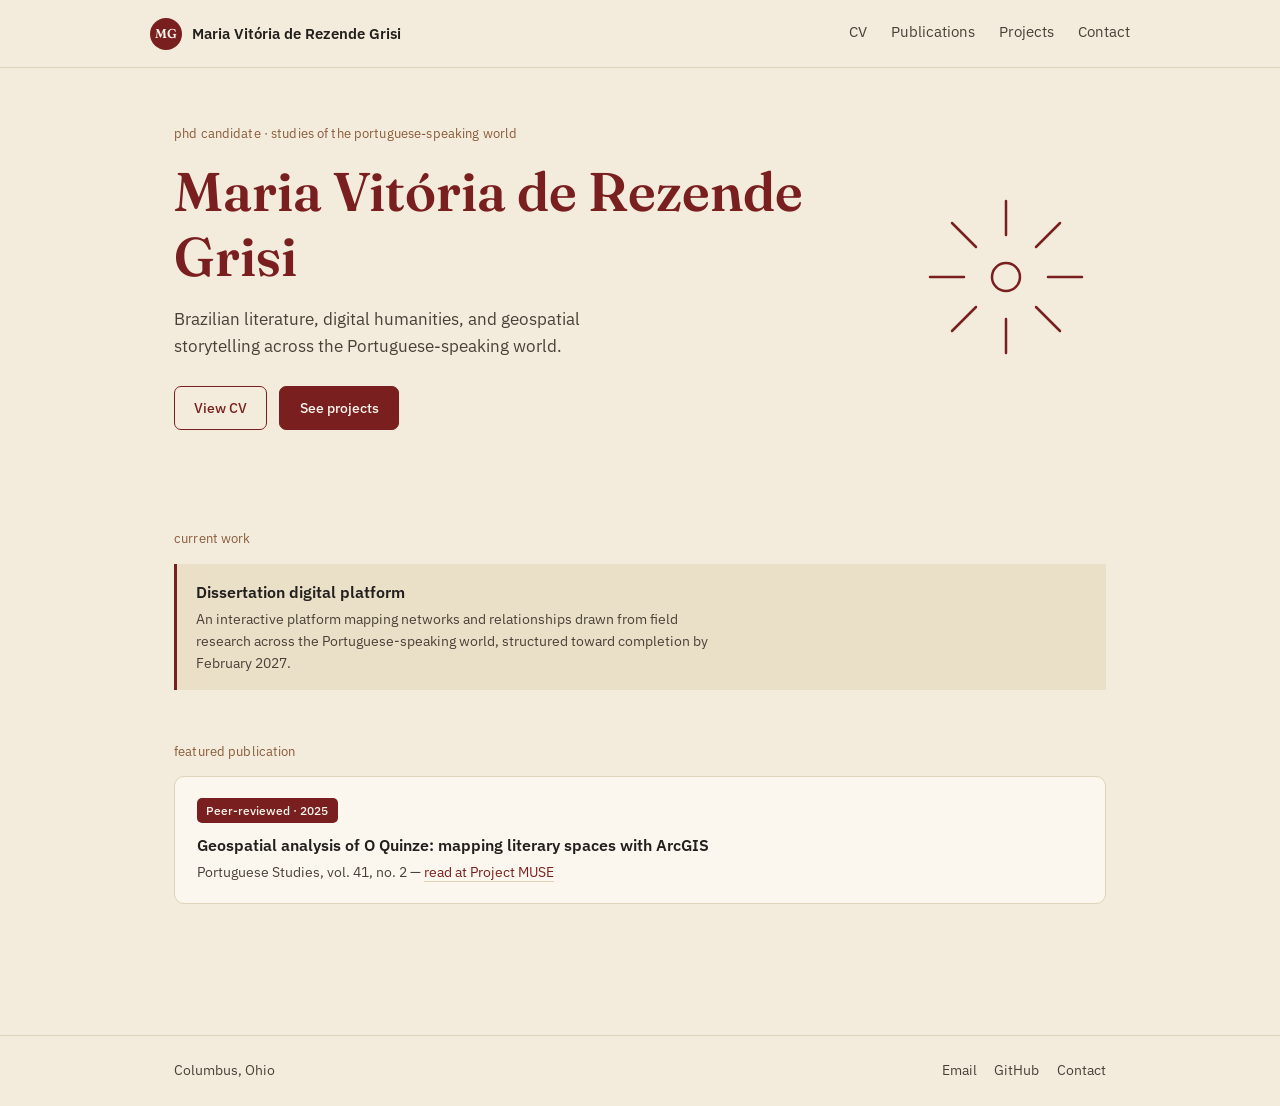
<file: index.html>
<!DOCTYPE html>
<html lang="en">
<head>
<meta charset="UTF-8">
<meta name="viewport" content="width=device-width, initial-scale=1.0">
<title>Maria Vitória de Rezende Grisi</title>
<meta name="description" content="Maria Vitória Grisi — PhD candidate in Studies of the Portuguese-Speaking World at The Ohio State University. Research on Brazilian literature, digital humanities, and geospatial mapping.">
<link rel="preconnect" href="https://fonts.googleapis.com">
<link rel="preconnect" href="https://fonts.gstatic.com" crossorigin>
<link href="https://fonts.googleapis.com/css2?family=Fraunces:opsz,wght@9..144,400;9..144,600;9..144,700&family=IBM+Plex+Sans:wght@400;500;600&display=swap" rel="stylesheet">
<link rel="stylesheet" href="style.css">
</head>
<body>

<header class="site-header">
  <div class="wrap-wide nav">
    <a class="brand" href="index.html">
      <span class="brand-mark">MG</span>
      Maria Vitória de Rezende Grisi
    </a>
    <input type="checkbox" id="nav-toggle" class="nav-toggle">
    <label for="nav-toggle" class="nav-burger"><span class="nav-burger-icon"></span></label>
    <nav class="nav-links">
      <a href="cv.html">CV</a>
      <a href="publications.html">Publications</a>
      <a href="projects.html">Projects</a>
      <a href="contact.html">Contact</a>
    </nav>
  </div>
</header>

<main>
  <div class="wrap-wide">
    <section class="hero">
      <div class="hero-text">
        <p class="eyebrow">phd candidate · studies of the portuguese-speaking world</p>
        <h1 class="hero-name">Maria Vitória de Rezende Grisi</h1>
        <p class="hero-tagline">Brazilian literature, digital humanities, and geospatial storytelling across the Portuguese-speaking world.</p>
        <div class="hero-actions">
          <a class="btn btn-outline" href="assets/Grisi-CV.pdf">View CV</a>
          <a class="btn btn-solid" href="projects.html">See projects</a>
        </div>
      </div>
      <svg class="hero-mark" viewBox="0 0 200 200" role="img" aria-label="A radiating sunburst motif">
        <circle cx="100" cy="100" r="14" fill="none" stroke="#7A1F1F" stroke-width="2.5"/>
        <g stroke="#7A1F1F" stroke-width="2.5" stroke-linecap="round">
          <line x1="100" y1="24" x2="100" y2="58"/>
          <line x1="100" y1="142" x2="100" y2="176"/>
          <line x1="24" y1="100" x2="58" y2="100"/>
          <line x1="142" y1="100" x2="176" y2="100"/>
          <line x1="46" y1="46" x2="70" y2="70"/>
          <line x1="130" y1="130" x2="154" y2="154"/>
          <line x1="154" y1="46" x2="130" y2="70"/>
          <line x1="70" y1="130" x2="46" y2="154"/>
        </g>
      </svg>
    </section>

    <section class="section">
      <p class="eyebrow">current work</p>
      <div class="card-strip">
        <p class="card-title">Dissertation digital platform</p>
        <p class="card-meta">An interactive platform mapping networks and relationships drawn from field research across the Portuguese-speaking world, structured toward completion by February 2027.</p>
      </div>
    </section>

    <section class="section">
      <p class="eyebrow">featured publication</p>
      <div class="card">
        <span class="tag">Peer-reviewed · 2025</span>
        <p class="card-title">Geospatial analysis of O Quinze: mapping literary spaces with ArcGIS</p>
        <p class="card-meta">Portuguese Studies, vol. 41, no. 2 — <a class="text-link" href="https://muse.jhu.edu/journal/821" target="_blank" rel="noopener">read at Project MUSE</a></p>
      </div>
    </section>
  </div>
</main>

<footer class="site-footer">
  <div class="wrap-wide footer-row">
    <span>Columbus, Ohio</span>
    <div class="footer-links">
      <a href="mailto:derezendegrisi.1@osu.edu">Email</a>
      <a href="https://github.com/mavigrisi" target="_blank" rel="noopener">GitHub</a>
      <a href="contact.html">Contact</a>
    </div>
  </div>
</footer>

</body>
</html>
</file>
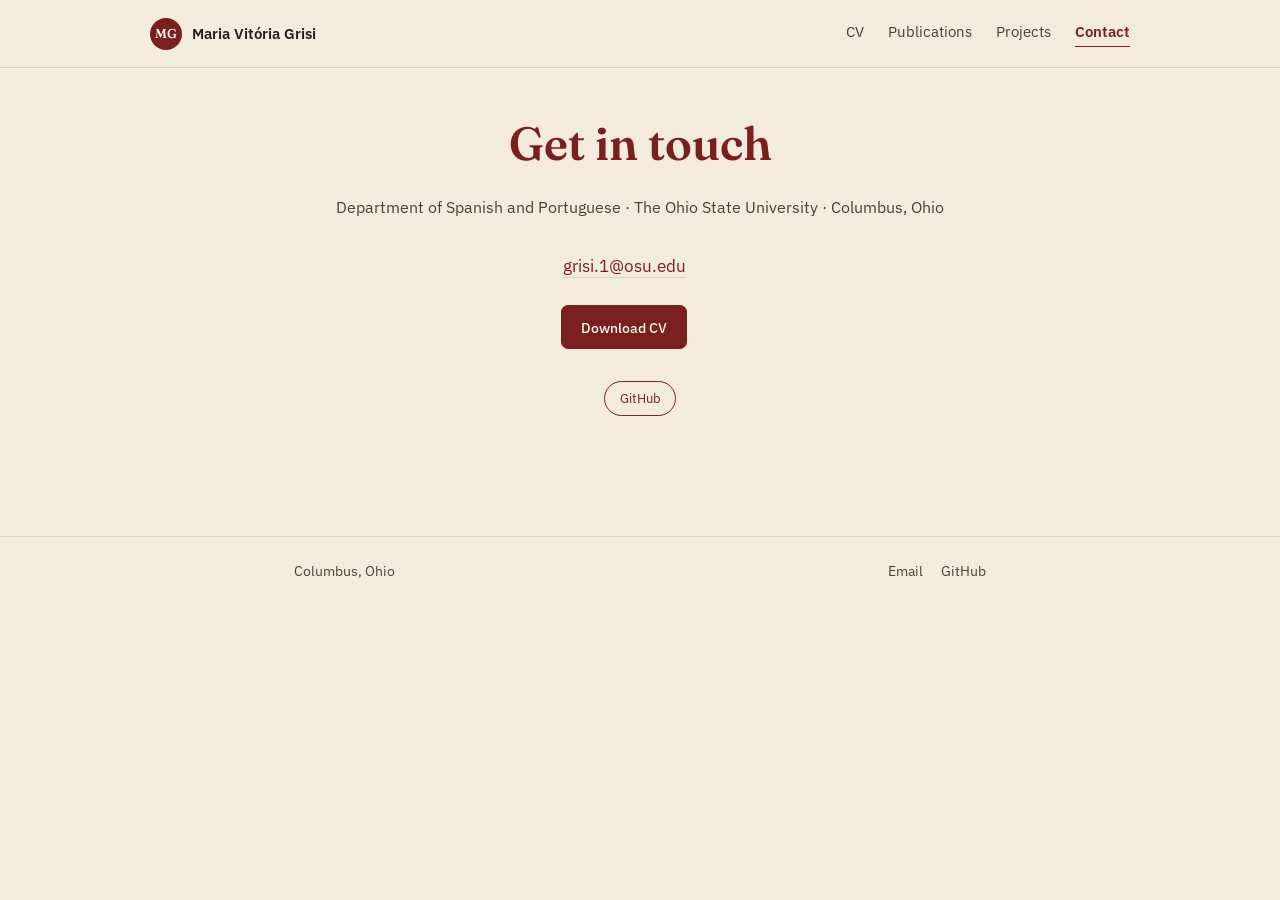
<file: contact.html>
<!DOCTYPE html>
<html lang="en">
<head>
<meta charset="UTF-8">
<meta name="viewport" content="width=device-width, initial-scale=1.0">
<title>Contact — Maria Vitória de Rezende Grisi</title>
<meta name="description" content="Contact Maria Vitória de Rezende Grisi, PhD candidate at The Ohio State University.">
<link rel="preconnect" href="https://fonts.googleapis.com">
<link rel="preconnect" href="https://fonts.gstatic.com" crossorigin>
<link href="https://fonts.googleapis.com/css2?family=Fraunces:opsz,wght@9..144,400;9..144,600;9..144,700&family=IBM+Plex+Sans:wght@400;500;600&display=swap" rel="stylesheet">
<link rel="stylesheet" href="style.css">
</head>
<body>

<header class="site-header">
  <div class="wrap-wide nav">
    <a class="brand" href="index.html">
      <span class="brand-mark">MG</span>
      Maria Vitória Grisi
    </a>
    <input type="checkbox" id="nav-toggle" class="nav-toggle">
    <label for="nav-toggle" class="nav-burger"><span class="nav-burger-icon"></span></label>
    <nav class="nav-links">
      <a href="cv.html">CV</a>
      <a href="publications.html">Publications</a>
      <a href="projects.html">Projects</a>
      <a href="contact.html" aria-current="page">Contact</a>
    </nav>
  </div>
</header>

<main>
  <div class="wrap" style="text-align: center;">
    <div style="padding: 3rem 0 2.5rem;">
      <h1>Get in touch</h1>
      <p style="margin: 0 auto 2rem; color: var(--ink-soft);">Department of Spanish and Portuguese · The Ohio State University · Columbus, Ohio</p>

      <p style="font-size: 1.05rem; margin-bottom: 1.6rem;">
        <a class="text-link" href="mailto:derezendegrisi.1@osu.edu">grisi.1@osu.edu</a>
      </p>

      <p style="margin-bottom: 2rem;">
        <a class="btn btn-solid" href="assets/Grisi-CV.pdf">Download CV</a>
      </p>

      <div class="pill-row" style="justify-content: center;">
        <a class="pill" href="https://github.com/mavigrisi" target="_blank" rel="noopener">GitHub</a>
      </div>
    </div>
  </div>
</main>

<footer class="site-footer">
  <div class="wrap footer-row">
    <span>Columbus, Ohio</span>
    <div class="footer-links">
      <a href="mailto:derezendegrisi.1@osu.edu">Email</a>
      <a href="https://github.com/mavigrisi" target="_blank" rel="noopener">GitHub</a>
    </div>
  </div>
</footer>

</body>
</html>
</file>
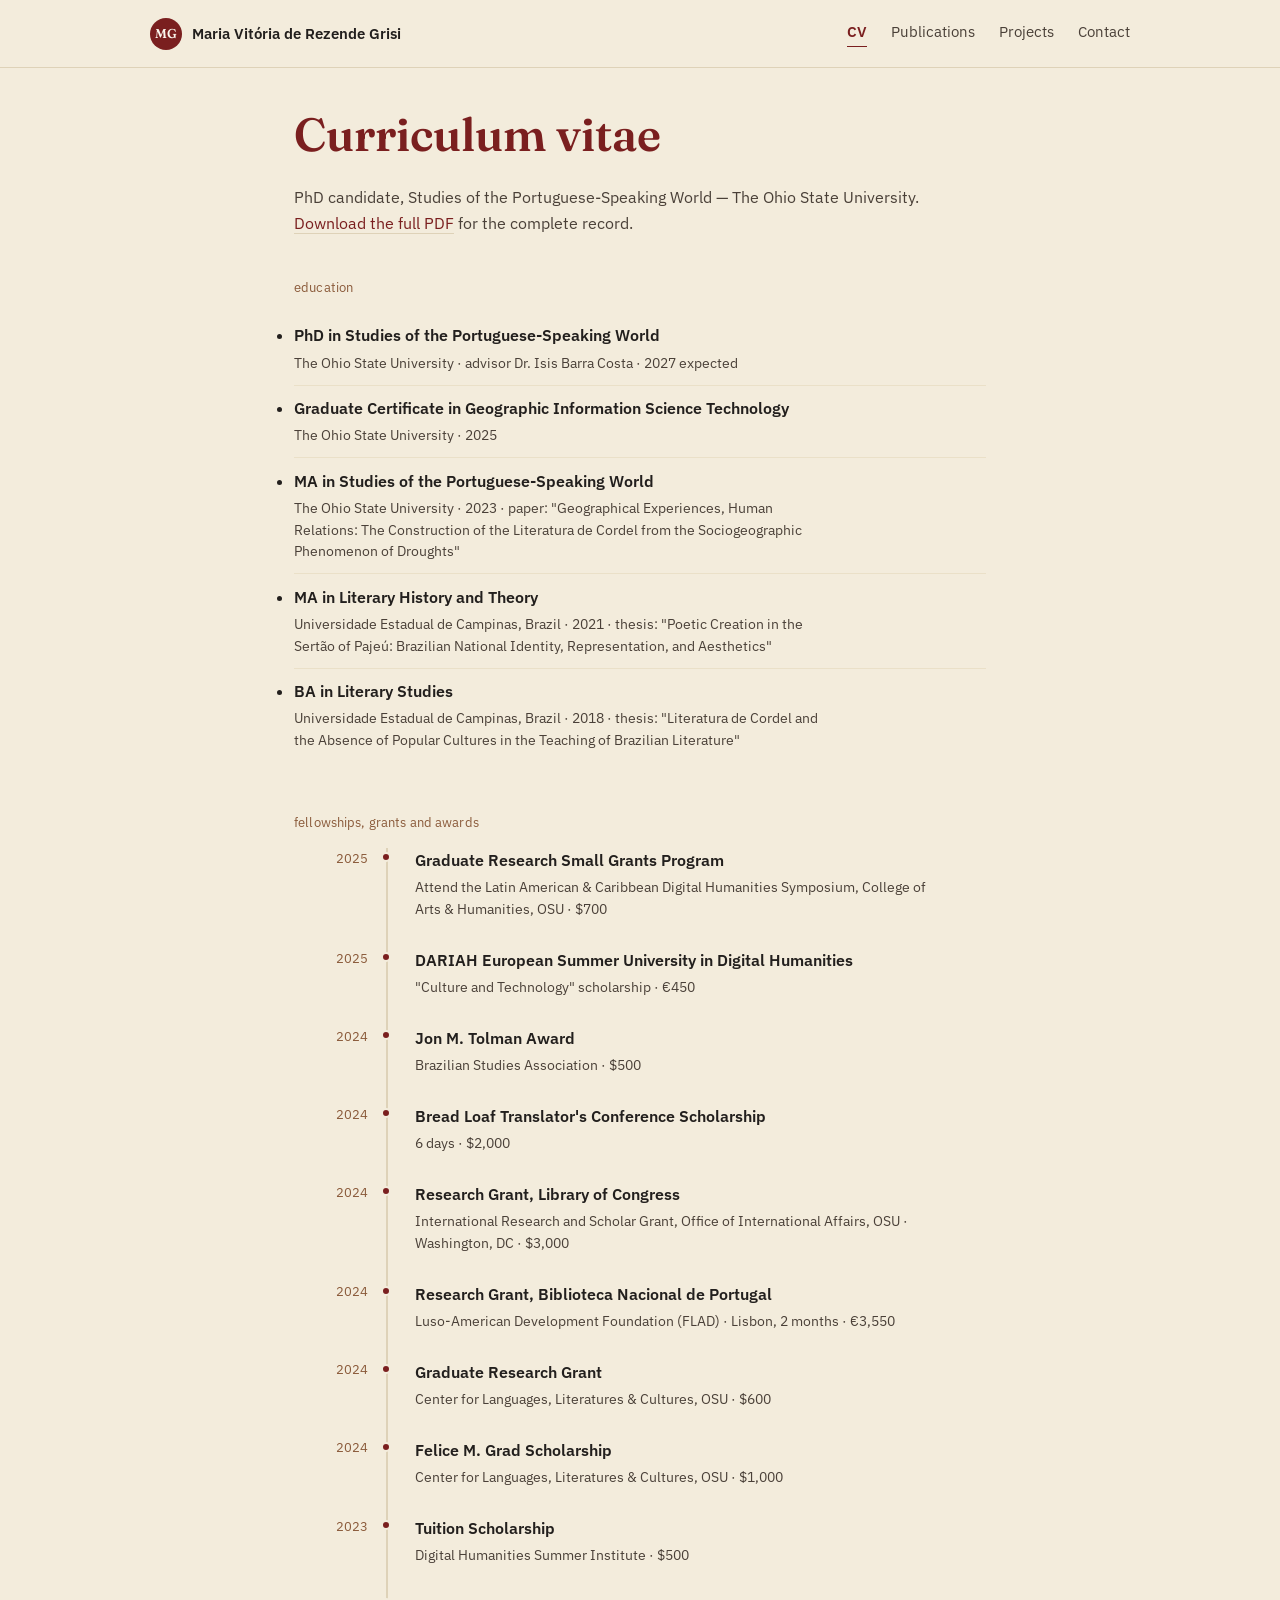
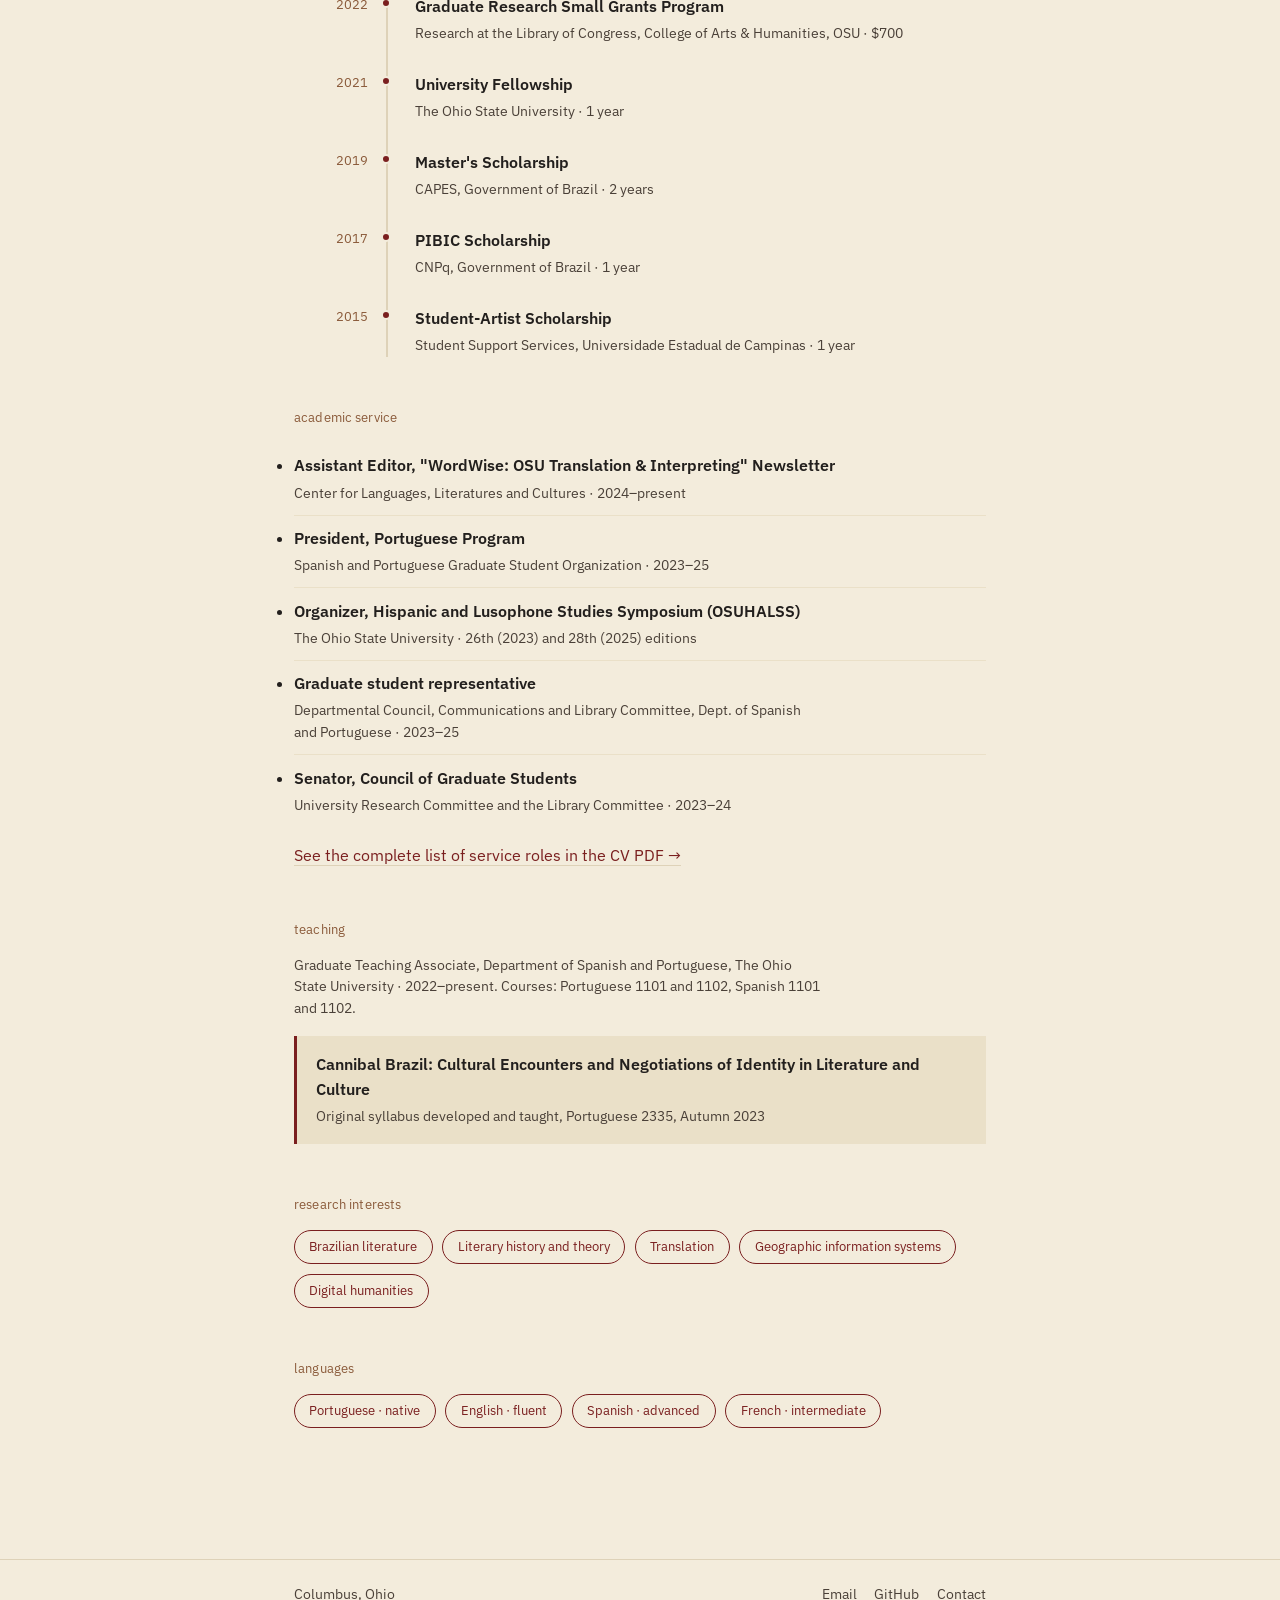
<file: cv.html>
<!DOCTYPE html>
<html lang="en">
<head>
<meta charset="UTF-8">
<meta name="viewport" content="width=device-width, initial-scale=1.0">
<title>CV — Maria Vitória de Rezende Grisi</title>
<meta name="description" content="CV of Maria Vitória de Rezende Grisi: education, fellowships and awards, academic service, teaching, and languages.">
<link rel="preconnect" href="https://fonts.googleapis.com">
<link rel="preconnect" href="https://fonts.gstatic.com" crossorigin>
<link href="https://fonts.googleapis.com/css2?family=Fraunces:opsz,wght@9..144,400;9..144,600;9..144,700&family=IBM+Plex+Sans:wght@400;500;600&display=swap" rel="stylesheet">
<link rel="stylesheet" href="style.css">
</head>
<body>

<header class="site-header">
  <div class="wrap-wide nav">
    <a class="brand" href="index.html">
      <span class="brand-mark">MG</span>
      Maria Vitória de Rezende Grisi
    </a>
    <input type="checkbox" id="nav-toggle" class="nav-toggle">
    <label for="nav-toggle" class="nav-burger"><span class="nav-burger-icon"></span></label>
    <nav class="nav-links">
      <a href="cv.html" aria-current="page">CV</a>
      <a href="publications.html">Publications</a>
      <a href="projects.html">Projects</a>
      <a href="contact.html">Contact</a>
    </nav>
  </div>
</header>

<main>
  <div class="wrap">
    <div class="page-intro">
      <h1>Curriculum vitae</h1>
      <p>PhD candidate, Studies of the Portuguese-Speaking World — The Ohio State University. <a class="text-link" href="assets/Grisi-CV.pdf">Download the full PDF</a> for the complete record.</p>
    </div>

    <section class="section">
      <p class="eyebrow">education</p>
      <ul class="plain-list">
        <li>
          <p class="card-title">PhD in Studies of the Portuguese-Speaking World</p>
          <p class="card-meta">The Ohio State University · advisor Dr. Isis Barra Costa · 2027 expected</p>
        </li>
        <li>
          <p class="card-title">Graduate Certificate in Geographic Information Science Technology</p>
          <p class="card-meta">The Ohio State University · 2025</p>
        </li>
        <li>
          <p class="card-title">MA in Studies of the Portuguese-Speaking World</p>
          <p class="card-meta">The Ohio State University · 2023 · paper: "Geographical Experiences, Human Relations: The Construction of the Literatura de Cordel from the Sociogeographic Phenomenon of Droughts"</p>
        </li>
        <li>
          <p class="card-title">MA in Literary History and Theory</p>
          <p class="card-meta">Universidade Estadual de Campinas, Brazil · 2021 · thesis: "Poetic Creation in the Sertão of Pajeú: Brazilian National Identity, Representation, and Aesthetics"</p>
        </li>
        <li>
          <p class="card-title">BA in Literary Studies</p>
          <p class="card-meta">Universidade Estadual de Campinas, Brazil · 2018 · thesis: "Literatura de Cordel and the Absence of Popular Cultures in the Teaching of Brazilian Literature"</p>
        </li>
      </ul>
    </section>

    <section class="section">
      <p class="eyebrow">fellowships, grants and awards</p>
      <ul class="timeline">
        <li><span class="t-year">2025</span><p class="card-title">Graduate Research Small Grants Program</p><p class="card-meta">Attend the Latin American & Caribbean Digital Humanities Symposium, College of Arts & Humanities, OSU · $700</p></li>
        <li><span class="t-year">2025</span><p class="card-title">DARIAH European Summer University in Digital Humanities</p><p class="card-meta">"Culture and Technology" scholarship · €450</p></li>
        <li><span class="t-year">2024</span><p class="card-title">Jon M. Tolman Award</p><p class="card-meta">Brazilian Studies Association · $500</p></li>
        <li><span class="t-year">2024</span><p class="card-title">Bread Loaf Translator's Conference Scholarship</p><p class="card-meta">6 days · $2,000</p></li>
        <li><span class="t-year">2024</span><p class="card-title">Research Grant, Library of Congress</p><p class="card-meta">International Research and Scholar Grant, Office of International Affairs, OSU · Washington, DC · $3,000</p></li>
        <li><span class="t-year">2024</span><p class="card-title">Research Grant, Biblioteca Nacional de Portugal</p><p class="card-meta">Luso-American Development Foundation (FLAD) · Lisbon, 2 months · €3,550</p></li>
        <li><span class="t-year">2024</span><p class="card-title">Graduate Research Grant</p><p class="card-meta">Center for Languages, Literatures & Cultures, OSU · $600</p></li>
        <li><span class="t-year">2024</span><p class="card-title">Felice M. Grad Scholarship</p><p class="card-meta">Center for Languages, Literatures & Cultures, OSU · $1,000</p></li>
        <li><span class="t-year">2023</span><p class="card-title">Tuition Scholarship</p><p class="card-meta">Digital Humanities Summer Institute · $500</p></li>
        <li><span class="t-year">2022</span><p class="card-title">Graduate Research Small Grants Program</p><p class="card-meta">Research at the Library of Congress, College of Arts & Humanities, OSU · $700</p></li>
        <li><span class="t-year">2021</span><p class="card-title">University Fellowship</p><p class="card-meta">The Ohio State University · 1 year</p></li>
        <li><span class="t-year">2019</span><p class="card-title">Master's Scholarship</p><p class="card-meta">CAPES, Government of Brazil · 2 years</p></li>
        <li><span class="t-year">2017</span><p class="card-title">PIBIC Scholarship</p><p class="card-meta">CNPq, Government of Brazil · 1 year</p></li>
        <li><span class="t-year">2015</span><p class="card-title">Student-Artist Scholarship</p><p class="card-meta">Student Support Services, Universidade Estadual de Campinas · 1 year</p></li>
      </ul>
    </section>

    <section class="section">
      <p class="eyebrow">academic service</p>
      <ul class="plain-list">
        <li><p class="card-title">Assistant Editor, "WordWise: OSU Translation & Interpreting" Newsletter</p><p class="card-meta">Center for Languages, Literatures and Cultures · 2024–present</p></li>
        <li><p class="card-title">President, Portuguese Program</p><p class="card-meta">Spanish and Portuguese Graduate Student Organization · 2023–25</p></li>
        <li><p class="card-title">Organizer, Hispanic and Lusophone Studies Symposium (OSUHALSS)</p><p class="card-meta">The Ohio State University · 26th (2023) and 28th (2025) editions</p></li>
        <li><p class="card-title">Graduate student representative</p><p class="card-meta">Departmental Council, Communications and Library Committee, Dept. of Spanish and Portuguese · 2023–25</p></li>
        <li><p class="card-title">Senator, Council of Graduate Students</p><p class="card-meta">University Research Committee and the Library Committee · 2023–24</p></li>
      </ul>
      <p style="margin-top:1rem;"><a class="text-link" href="assets/Grisi-CV.pdf">See the complete list of service roles in the CV PDF →</a></p>
    </section>

    <section class="section">
      <p class="eyebrow">teaching</p>
      <p class="card-meta" style="margin-bottom:1rem;">Graduate Teaching Associate, Department of Spanish and Portuguese, The Ohio State University · 2022–present. Courses: Portuguese 1101 and 1102, Spanish 1101 and 1102.</p>
      <div class="card-strip">
        <p class="card-title">Cannibal Brazil: Cultural Encounters and Negotiations of Identity in Literature and Culture</p>
        <p class="card-meta">Original syllabus developed and taught, Portuguese 2335, Autumn 2023</p>
      </div>
    </section>

    <section class="section">
      <p class="eyebrow">research interests</p>
      <div class="pill-row">
        <span class="pill">Brazilian literature</span>
        <span class="pill">Literary history and theory</span>
        <span class="pill">Translation</span>
        <span class="pill">Geographic information systems</span>
        <span class="pill">Digital humanities</span>
      </div>
    </section>

    <section class="section">
      <p class="eyebrow">languages</p>
      <div class="pill-row">
        <span class="pill">Portuguese · native</span>
        <span class="pill">English · fluent</span>
        <span class="pill">Spanish · advanced</span>
        <span class="pill">French · intermediate</span>
      </div>
    </section>
  </div>
</main>

<footer class="site-footer">
  <div class="wrap footer-row">
    <span>Columbus, Ohio</span>
    <div class="footer-links">
      <a href="mailto:derezendegrisi.1@osu.edu">Email</a>
      <a href="https://github.com/mavigrisi" target="_blank" rel="noopener">GitHub</a>
      <a href="contact.html">Contact</a>
    </div>
  </div>
</footer>

</body>
</html>
</file>
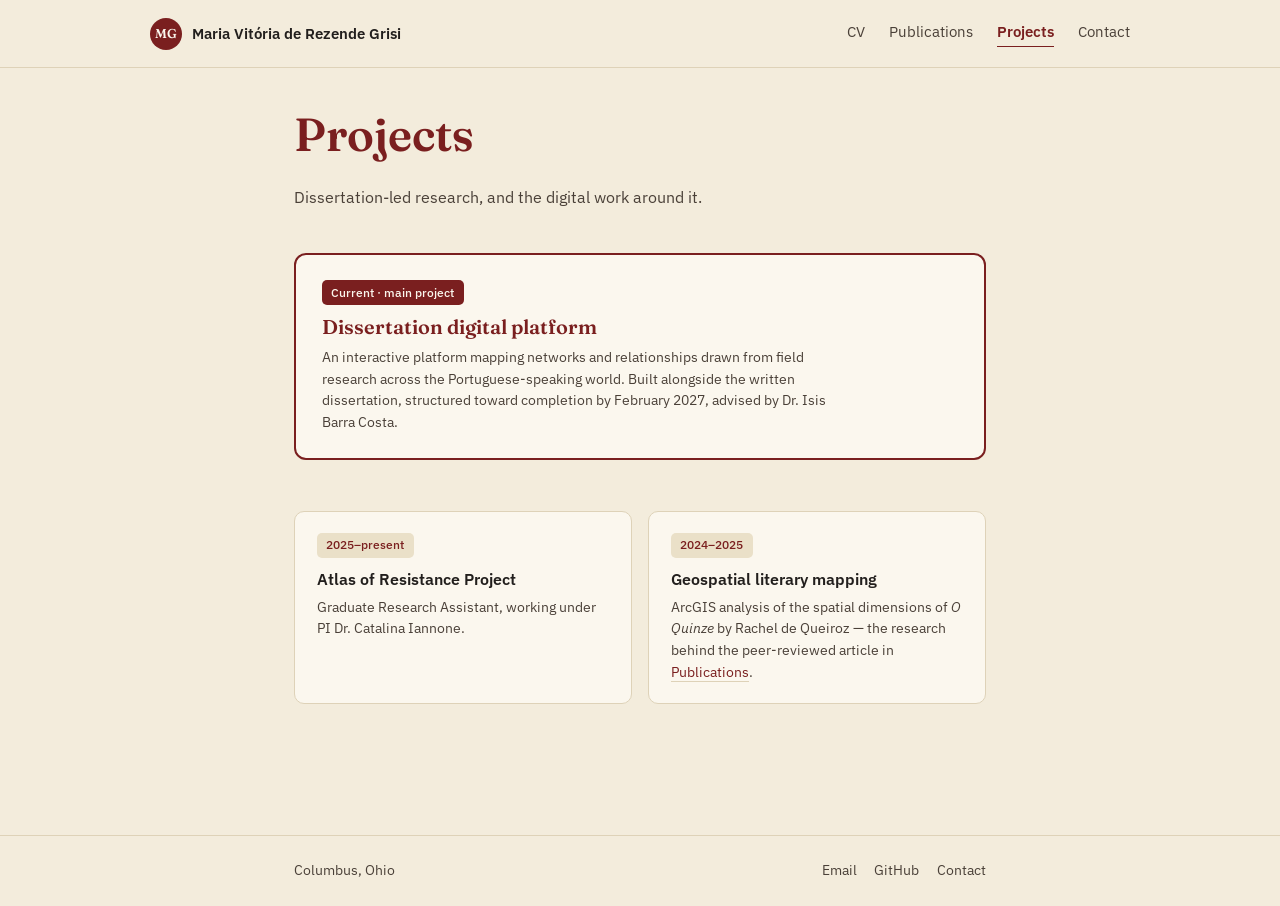
<file: projects.html>
<!DOCTYPE html>
<html lang="en">
<head>
<meta charset="UTF-8">
<meta name="viewport" content="width=device-width, initial-scale=1.0">
<title>Projects — Maria Vitória de Rezende Grisi</title>
<meta name="description" content="Dissertation platform, digital humanities, and geospatial mapping projects by Maria Vitória Grisi.">
<link rel="preconnect" href="https://fonts.googleapis.com">
<link rel="preconnect" href="https://fonts.gstatic.com" crossorigin>
<link href="https://fonts.googleapis.com/css2?family=Fraunces:opsz,wght@9..144,400;9..144,600;9..144,700&family=IBM+Plex+Sans:wght@400;500;600&display=swap" rel="stylesheet">
<link rel="stylesheet" href="style.css">
</head>
<body>

<header class="site-header">
  <div class="wrap-wide nav">
    <a class="brand" href="index.html">
      <span class="brand-mark">MG</span>
      Maria Vitória de Rezende Grisi
    </a>
    <input type="checkbox" id="nav-toggle" class="nav-toggle">
    <label for="nav-toggle" class="nav-burger"><span class="nav-burger-icon"></span></label>
    <nav class="nav-links">
      <a href="cv.html">CV</a>
      <a href="publications.html">Publications</a>
      <a href="projects.html" aria-current="page">Projects</a>
      <a href="contact.html">Contact</a>
    </nav>
  </div>
</header>

<main>
  <div class="wrap">
    <div class="page-intro">
      <h1>Projects</h1>
      <p>Dissertation-led research, and the digital work around it.</p>
    </div>

    <section class="section">
      <div class="card-featured">
        <span class="tag">Current · main project</span>
        <h3 style="font-family: var(--font-display); font-size: 1.25rem; color: var(--scarlet); margin: 0 0 0.5rem;">Dissertation digital platform</h3>
        <p class="card-meta">An interactive platform mapping networks and relationships drawn from field research across the Portuguese-speaking world. Built alongside the written dissertation, structured toward completion by February 2027, advised by Dr. Isis Barra Costa.</p>
      </div>
    </section>

    <section class="section">
      <div class="card-grid">
        <div class="card">
          <span class="tag tag-outline">2025–present</span>
          <p class="card-title">Atlas of Resistance Project</p>
          <p class="card-meta">Graduate Research Assistant, working under PI Dr. Catalina Iannone.</p>
        </div>
        <div class="card">
          <span class="tag tag-outline">2024–2025</span>
          <p class="card-title">Geospatial literary mapping</p>
          <p class="card-meta">ArcGIS analysis of the spatial dimensions of <em>O Quinze</em> by Rachel de Queiroz — the research behind the peer-reviewed article in <a class="text-link" href="publications.html">Publications</a>.</p>
        </div>
      </div>
    </section>
  </div>
</main>

<footer class="site-footer">
  <div class="wrap footer-row">
    <span>Columbus, Ohio</span>
    <div class="footer-links">
      <a href="mailto:derezendegrisi.1@osu.edu">Email</a>
      <a href="https://github.com/mavigrisi" target="_blank" rel="noopener">GitHub</a>
      <a href="contact.html">Contact</a>
    </div>
  </div>
</footer>

</body>
</html>
</file>
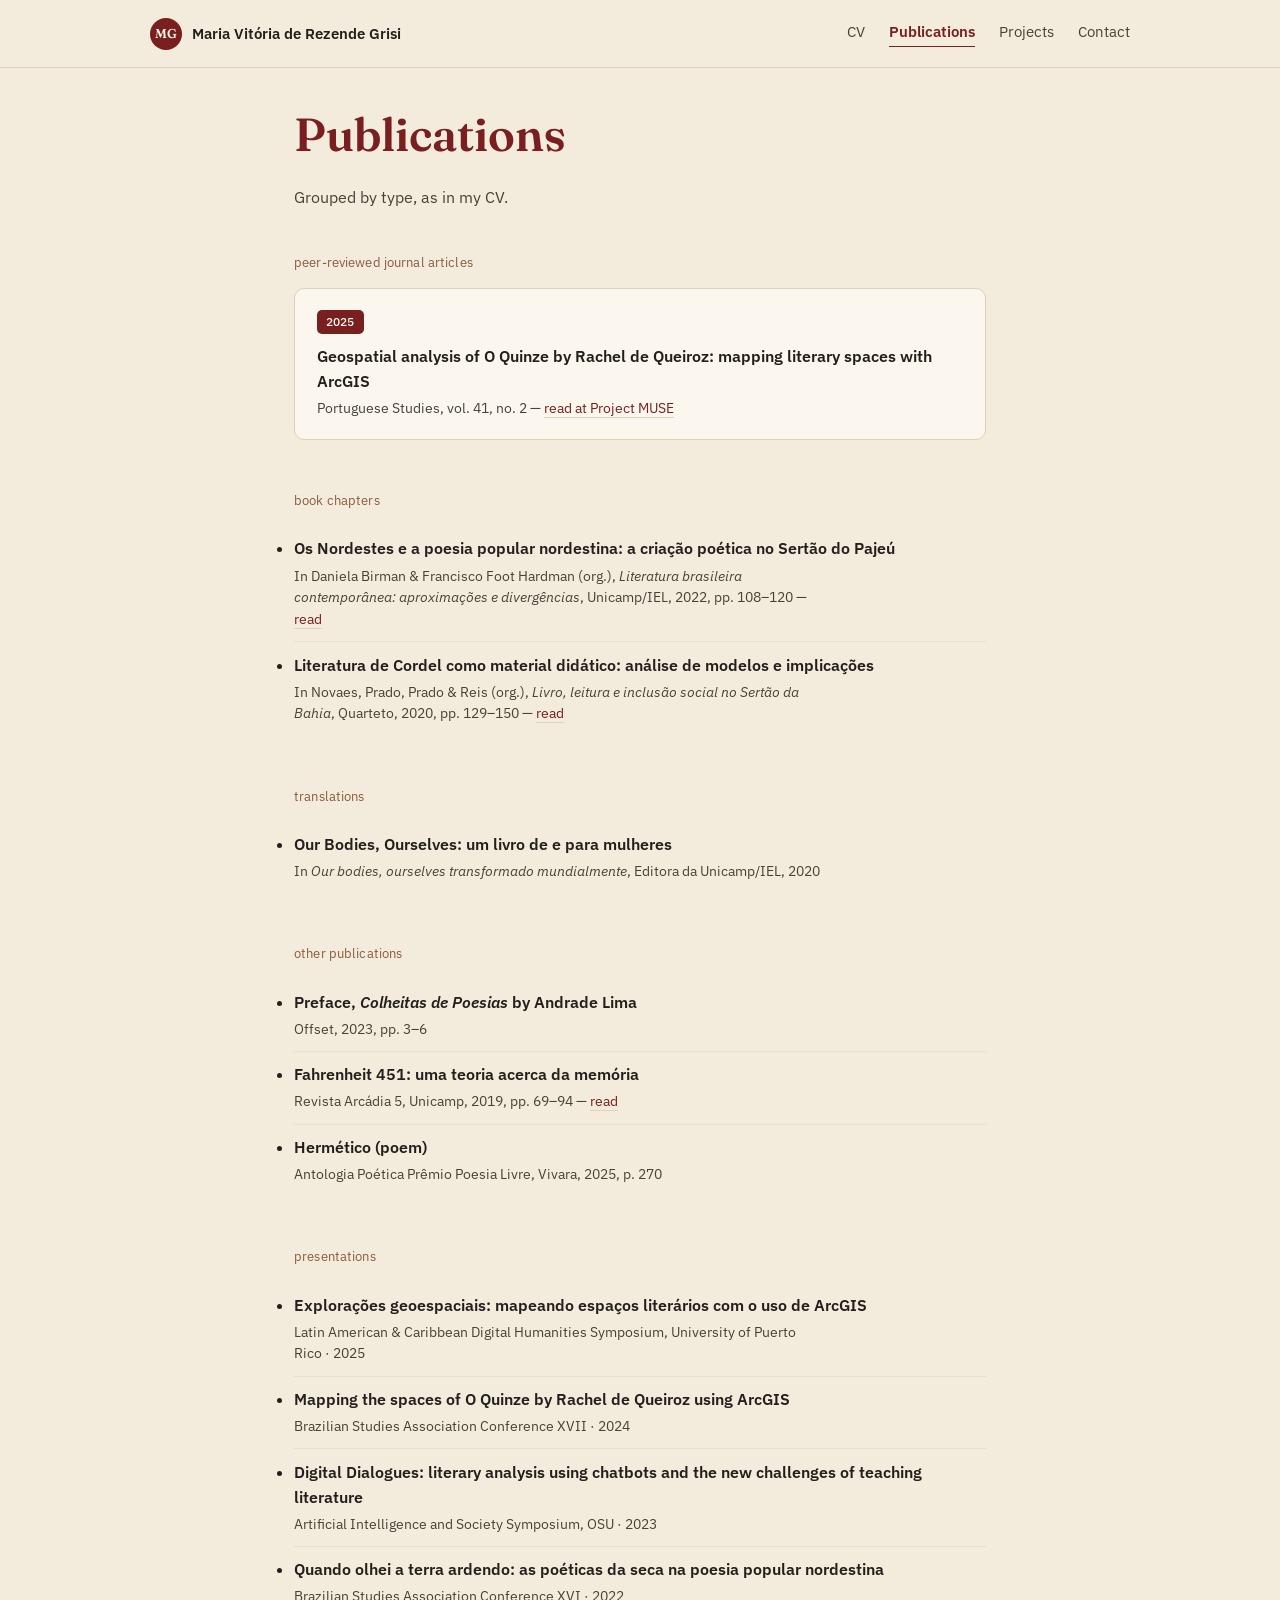
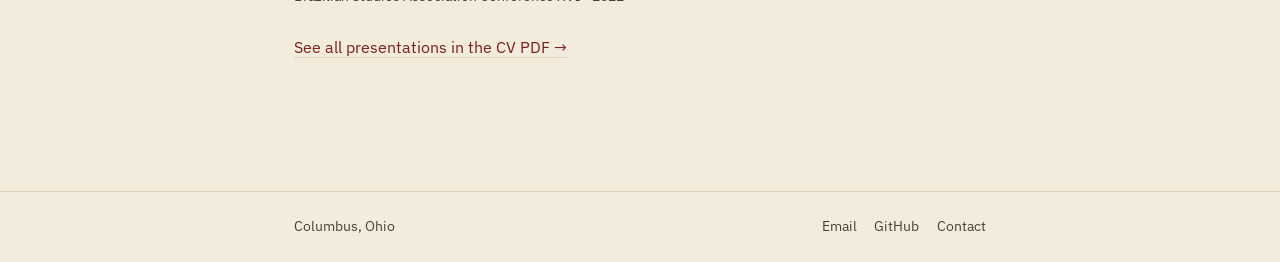
<file: publications.html>
<!DOCTYPE html>
<html lang="en">
<head>
<meta charset="UTF-8">
<meta name="viewport" content="width=device-width, initial-scale=1.0">
<title>Publications — Maria Vitória de Rezende Grisi</title>
<meta name="description" content="Peer-reviewed articles, book chapters, translations, and presentations by Maria Vitória Grisi.">
<link rel="preconnect" href="https://fonts.googleapis.com">
<link rel="preconnect" href="https://fonts.gstatic.com" crossorigin>
<link href="https://fonts.googleapis.com/css2?family=Fraunces:opsz,wght@9..144,400;9..144,600;9..144,700&family=IBM+Plex+Sans:wght@400;500;600&display=swap" rel="stylesheet">
<link rel="stylesheet" href="style.css">
</head>
<body>

<header class="site-header">
  <div class="wrap-wide nav">
    <a class="brand" href="index.html">
      <span class="brand-mark">MG</span>
      Maria Vitória de Rezende Grisi
    </a>
    <input type="checkbox" id="nav-toggle" class="nav-toggle">
    <label for="nav-toggle" class="nav-burger"><span class="nav-burger-icon"></span></label>
    <nav class="nav-links">
      <a href="cv.html">CV</a>
      <a href="publications.html" aria-current="page">Publications</a>
      <a href="projects.html">Projects</a>
      <a href="contact.html">Contact</a>
    </nav>
  </div>
</header>

<main>
  <div class="wrap">
    <div class="page-intro">
      <h1>Publications</h1>
      <p>Grouped by type, as in my CV.</p>
    </div>

    <section class="section">
      <p class="eyebrow">peer-reviewed journal articles</p>
      <div class="card">
        <span class="tag">2025</span>
        <p class="card-title">Geospatial analysis of O Quinze by Rachel de Queiroz: mapping literary spaces with ArcGIS</p>
        <p class="card-meta">Portuguese Studies, vol. 41, no. 2 — <a class="text-link" href="https://muse.jhu.edu/journal/821" target="_blank" rel="noopener">read at Project MUSE</a></p>
      </div>
    </section>

    <section class="section">
      <p class="eyebrow">book chapters</p>
      <ul class="plain-list">
        <li>
          <p class="card-title">Os Nordestes e a poesia popular nordestina: a criação poética no Sertão do Pajeú</p>
          <p class="card-meta">In Daniela Birman & Francisco Foot Hardman (org.), <em>Literatura brasileira contemporânea: aproximações e divergências</em>, Unicamp/IEL, 2022, pp. 108–120 — <a class="text-link" href="https://www.iel.unicamp.br/sites/default/files/iel/publicacoes/Literatura_brasileira_contemporanea_jul_2022.pdf" target="_blank" rel="noopener">read</a></p>
        </li>
        <li>
          <p class="card-title">Literatura de Cordel como material didático: análise de modelos e implicações</p>
          <p class="card-meta">In Novaes, Prado, Prado & Reis (org.), <em>Livro, leitura e inclusão social no Sertão da Bahia</em>, Quarteto, 2020, pp. 129–150 — <a class="text-link" href="https://www.quartetoeditora.com.br/livro-leitura-e-inclusao-social-nosertao-da-bahia/p" target="_blank" rel="noopener">read</a></p>
        </li>
      </ul>
    </section>

    <section class="section">
      <p class="eyebrow">translations</p>
      <ul class="plain-list">
        <li>
          <p class="card-title">Our Bodies, Ourselves: um livro de e para mulheres</p>
          <p class="card-meta">In <em>Our bodies, ourselves transformado mundialmente</em>, Editora da Unicamp/IEL, 2020</p>
        </li>
      </ul>
    </section>

    <section class="section">
      <p class="eyebrow">other publications</p>
      <ul class="plain-list">
        <li><p class="card-title">Preface, <em>Colheitas de Poesias</em> by Andrade Lima</p><p class="card-meta">Offset, 2023, pp. 3–6</p></li>
        <li><p class="card-title">Fahrenheit 451: uma teoria acerca da memória</p><p class="card-meta">Revista Arcádia 5, Unicamp, 2019, pp. 69–94 — <a class="text-link" href="https://www.iel.unicamp.br/arquivos/graduacao/revista/Arcadia-5-2019.pdf" target="_blank" rel="noopener">read</a></p></li>
        <li><p class="card-title">Hermético (poem)</p><p class="card-meta">Antologia Poética Prêmio Poesia Livre, Vivara, 2025, p. 270</p></li>
      </ul>
    </section>

    <section class="section">
      <p class="eyebrow">presentations</p>
      <ul class="plain-list">
        <li><p class="card-title">Explorações geoespaciais: mapeando espaços literários com o uso de ArcGIS</p><p class="card-meta">Latin American & Caribbean Digital Humanities Symposium, University of Puerto Rico · 2025</p></li>
        <li><p class="card-title">Mapping the spaces of O Quinze by Rachel de Queiroz using ArcGIS</p><p class="card-meta">Brazilian Studies Association Conference XVII · 2024</p></li>
        <li><p class="card-title">Digital Dialogues: literary analysis using chatbots and the new challenges of teaching literature</p><p class="card-meta">Artificial Intelligence and Society Symposium, OSU · 2023</p></li>
        <li><p class="card-title">Quando olhei a terra ardendo: as poéticas da seca na poesia popular nordestina</p><p class="card-meta">Brazilian Studies Association Conference XVI · 2022</p></li>
      </ul>
      <p style="margin-top:1rem;"><a class="text-link" href="assets/Grisi-CV.pdf">See all presentations in the CV PDF →</a></p>
    </section>
  </div>
</main>

<footer class="site-footer">
  <div class="wrap footer-row">
    <span>Columbus, Ohio</span>
    <div class="footer-links">
      <a href="mailto:derezendegrisi.1@osu.edu">Email</a>
      <a href="https://github.com/mavigrisi" target="_blank" rel="noopener">GitHub</a>
      <a href="contact.html">Contact</a>
    </div>
  </div>
</footer>

</body>
</html>
</file>
<file: style.css>
/* ---------- Reset ---------- */
*, *::before, *::after { box-sizing: border-box; }
html { scroll-behavior: smooth; }
body { margin: 0; }
img, svg { display: block; max-width: 100%; }
a { color: inherit; }
ul { margin: 0; padding: 0; }

/* ---------- Tokens ---------- */
:root {
  --bone: #F3ECDC;
  --paper: #FBF7EE;
  --ink: #221F1D;
  --ink-soft: #4A4038;
  --clay: #8A5A3A;
  --scarlet: #7A1F1F;
  --scarlet-deep: #591616;
  --line: #DED2B8;
  --line-soft: #EAE0C8;

  --font-display: "Fraunces", Georgia, serif;
  --font-body: "IBM Plex Sans", -apple-system, "Segoe UI", sans-serif;

  --content-width: 740px;
  --wide-width: 980px;
  --radius: 10px;
}

/* ---------- Base ---------- */
body {
  background: var(--bone);
  color: var(--ink);
  font-family: var(--font-body);
  font-size: 16px;
  line-height: 1.6;
  -webkit-font-smoothing: antialiased;
}

h1, h2, h3 {
  font-family: var(--font-display);
  color: var(--scarlet);
  line-height: 1.2;
  font-weight: 600;
  margin: 0 0 0.5em;
}

h1 { font-size: clamp(2.1rem, 4vw, 2.9rem); }
h2 { font-size: clamp(1.4rem, 2.6vw, 1.7rem); }
h3 { font-size: 1.05rem; color: var(--ink); }

p { max-width: 66ch; }

a { text-decoration: none; }
a.text-link {
  color: var(--scarlet);
  border-bottom: 1px solid var(--line);
  transition: border-color 0.15s ease;
}
a.text-link:hover { border-color: var(--scarlet); }

:focus-visible {
  outline: 2px solid var(--scarlet);
  outline-offset: 3px;
}

/* ---------- Layout ---------- */
.wrap { max-width: var(--content-width); margin: 0 auto; padding: 0 1.5rem; }
.wrap-wide { max-width: var(--wide-width); margin: 0 auto; padding: 0 1.5rem; }

main { padding-bottom: 5rem; }

.section { margin: 3.2rem 0; }
.section:first-of-type { margin-top: 2.4rem; }

.eyebrow {
  font-size: 0.8rem;
  color: var(--clay);
  margin: 0 0 0.9rem;
  letter-spacing: 0.01em;
}

/* ---------- Nav ---------- */
.site-header {
  border-bottom: 1px solid var(--line);
  background: var(--bone);
  position: sticky;
  top: 0;
  z-index: 10;
}

.nav {
  display: flex;
  align-items: center;
  justify-content: space-between;
  padding: 1.1rem 0;
  flex-wrap: wrap;
  gap: 0.75rem;
}

.brand {
  display: flex;
  align-items: center;
  gap: 0.6rem;
  font-weight: 600;
  font-size: 0.95rem;
}

.brand-mark {
  width: 32px;
  height: 32px;
  border-radius: 50%;
  background: var(--scarlet);
  color: var(--paper);
  display: flex;
  align-items: center;
  justify-content: center;
  font-family: var(--font-display);
  font-size: 0.8rem;
  flex-shrink: 0;
}

.nav-toggle { display: none; }
.nav-burger { display: none; }

.nav-links {
  display: flex;
  align-items: center;
  gap: 1.5rem;
  font-size: 0.92rem;
}

.nav-links a {
  color: var(--ink-soft);
  padding-bottom: 3px;
  border-bottom: 1.5px solid transparent;
}

.nav-links a:hover { color: var(--scarlet); }

.nav-links a[aria-current="page"] {
  color: var(--scarlet);
  font-weight: 600;
  border-bottom-color: var(--scarlet);
}

@media (max-width: 620px) {
  .nav-burger {
    display: flex;
    align-items: center;
    justify-content: center;
    width: 36px;
    height: 36px;
    cursor: pointer;
  }
  .nav-burger span, .nav-burger::before, .nav-burger::after {
    content: "";
    position: absolute;
  }
  .nav-burger-icon, .nav-burger-icon::before, .nav-burger-icon::after {
    content: "";
    display: block;
    width: 20px;
    height: 2px;
    background: var(--ink);
    position: relative;
    transition: transform 0.15s ease;
  }
  .nav-burger-icon::before { position: absolute; top: -6px; }
  .nav-burger-icon::after { position: absolute; top: 6px; }

  .nav-links {
    flex-basis: 100%;
    display: none;
    flex-direction: column;
    align-items: flex-start;
    gap: 1rem;
    padding-top: 1rem;
    border-top: 1px solid var(--line);
    margin-top: 0.75rem;
  }

  .nav-toggle:checked ~ .nav-links { display: flex; }
}

/* ---------- Hero (home) ---------- */
.hero {
  display: flex;
  align-items: center;
  justify-content: space-between;
  gap: 2.5rem;
  flex-wrap: wrap;
  padding: 3.5rem 0 3rem;
}

.hero-text { flex: 1; min-width: 280px; }

.hero-name {
  font-size: clamp(2.3rem, 5vw, 3.4rem);
  margin-bottom: 0.4rem;
}

.hero-tagline {
  color: var(--ink-soft);
  font-size: 1.05rem;
  max-width: 42ch;
  margin-bottom: 1.6rem;
}

.hero-actions { display: flex; gap: 0.75rem; flex-wrap: wrap; }

.hero-mark { flex-shrink: 0; width: 200px; height: 200px; }

@media (prefers-reduced-motion: no-preference) {
  .hero-text > * { animation: rise 0.6s ease both; }
  .hero-text .eyebrow { animation-delay: 0s; }
  .hero-text .hero-name { animation-delay: 0.08s; }
  .hero-text .hero-tagline { animation-delay: 0.16s; }
  .hero-text .hero-actions { animation-delay: 0.24s; }
}

@keyframes rise {
  from { opacity: 0; transform: translateY(10px); }
  to { opacity: 1; transform: translateY(0); }
}

/* ---------- Buttons ---------- */
.btn {
  display: inline-block;
  font-size: 0.9rem;
  font-weight: 500;
  padding: 0.6rem 1.2rem;
  border-radius: 7px;
  transition: background 0.15s ease, color 0.15s ease, border-color 0.15s ease;
}

.btn-solid {
  background: var(--scarlet);
  color: var(--paper);
  border: 1px solid var(--scarlet);
}
.btn-solid:hover { background: var(--scarlet-deep); border-color: var(--scarlet-deep); }

.btn-outline {
  background: transparent;
  color: var(--scarlet);
  border: 1px solid var(--scarlet);
}
.btn-outline:hover { background: var(--scarlet); color: var(--paper); }

/* ---------- Cards ---------- */
.card {
  background: var(--paper);
  border: 1px solid var(--line);
  border-radius: var(--radius);
  padding: 1.2rem 1.35rem;
}

.card-featured {
  background: var(--paper);
  border: 2px solid var(--scarlet);
  border-radius: 12px;
  padding: 1.5rem 1.6rem;
}

.card-strip {
  background: var(--line-soft);
  border-left: 3px solid var(--scarlet);
  border-radius: 0;
  padding: 1rem 1.2rem;
}

.card-grid {
  display: grid;
  grid-template-columns: repeat(auto-fit, minmax(240px, 1fr));
  gap: 1rem;
}

.tag {
  display: inline-block;
  font-size: 0.72rem;
  font-weight: 500;
  padding: 0.2rem 0.6rem;
  border-radius: 5px;
  background: var(--scarlet);
  color: var(--paper);
  margin-bottom: 0.6rem;
}

.tag-outline {
  background: var(--line-soft);
  color: var(--scarlet);
}

.card-title { font-weight: 600; color: var(--ink); margin: 0 0 0.25rem; font-size: 0.98rem; }
.card-meta { font-size: 0.85rem; color: var(--ink-soft); margin: 0; }

/* ---------- Timeline ---------- */
.timeline { list-style: none; margin: 0 0 0 92px; border-left: 2px solid var(--line); }
.timeline li { position: relative; padding: 0 0 1.7rem 1.7rem; }
.timeline li:last-child { padding-bottom: 0; }
.timeline li::before {
  content: "";
  position: absolute;
  top: 4px;
  left: -7px;
  width: 10px;
  height: 10px;
  border-radius: 50%;
  background: var(--scarlet);
  border: 2px solid var(--bone);
}
.t-year { position: absolute; top: 0.5px; left: -92px; width: 72px; text-align: right; font-size: 0.8rem; color: var(--clay); }

@media (max-width: 560px) {
  .timeline { margin-left: 18px; }
  .timeline li { padding-left: 1.2rem; }
  .t-year { position: static; display: block; text-align: left; width: auto; margin-bottom: 0.15rem; }
}

/* ---------- Simple lists ---------- */
.plain-list li {
  padding: 0.65rem 0;
  border-bottom: 1px solid var(--line-soft);
}
.plain-list li:last-child { border-bottom: none; }

.pill-row { display: flex; gap: 0.6rem; flex-wrap: wrap; }
.pill {
  font-size: 0.82rem;
  padding: 0.35rem 0.9rem;
  border: 1px solid var(--scarlet);
  color: var(--scarlet);
  border-radius: 999px;
}

/* ---------- Footer ---------- */
.site-footer {
  border-top: 1px solid var(--line);
  padding: 1.5rem 0;
  font-size: 0.85rem;
  color: var(--ink-soft);
}
.footer-row {
  display: flex;
  justify-content: space-between;
  align-items: center;
  flex-wrap: wrap;
  gap: 0.75rem;
}
.footer-links { display: flex; gap: 1.1rem; }
.footer-links a { color: var(--ink-soft); }
.footer-links a:hover { color: var(--scarlet); }

/* ---------- Page intro ---------- */
.page-intro { margin: 2.4rem 0 2.6rem; }
.page-intro p { color: var(--ink-soft); margin: 0; }
</file>
